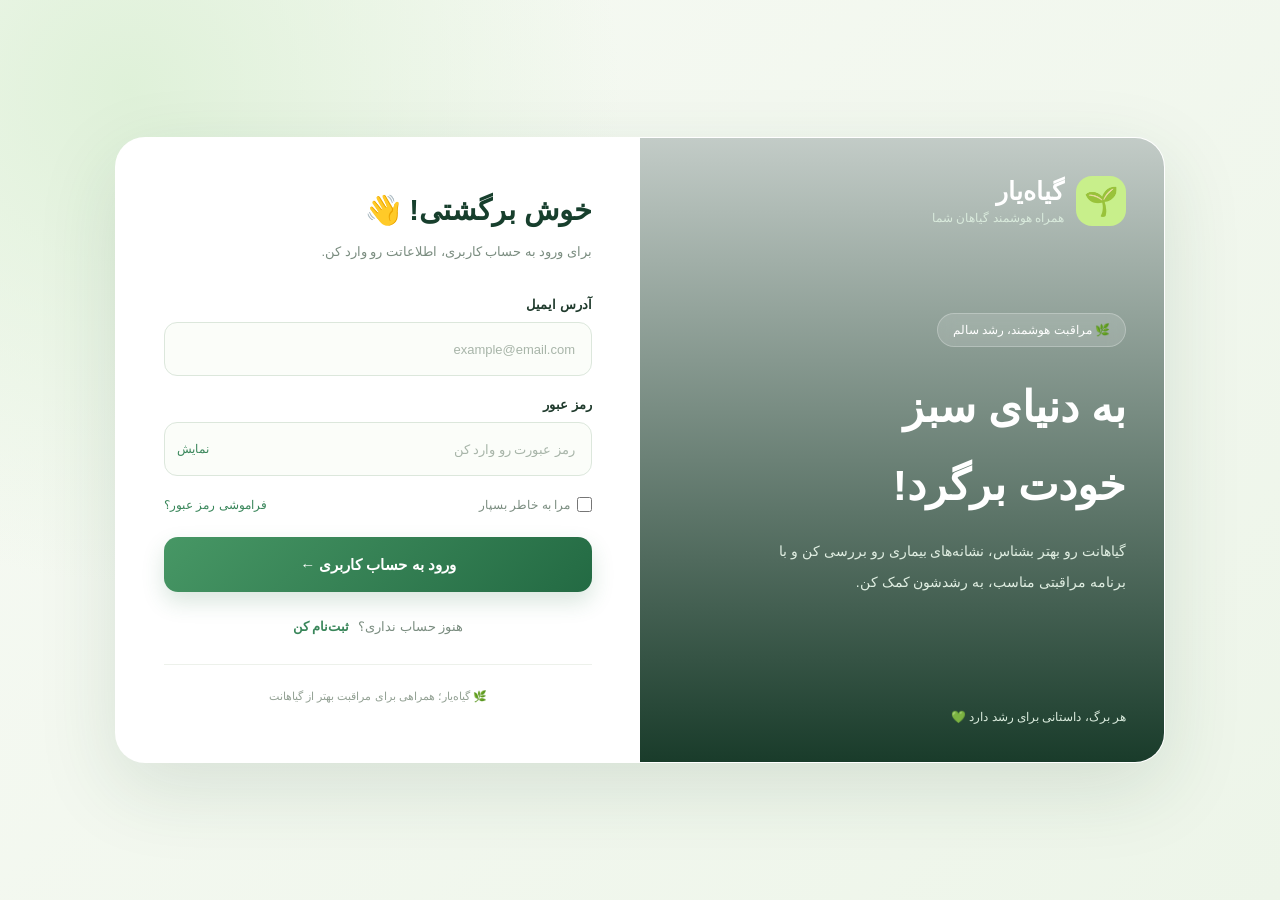
<file: account.html>
<!DOCTYPE html>
<html lang="fa" dir="rtl">
<head>
    <meta charset="UTF-8">
    <meta name="viewport" content="width=device-width, initial-scale=1.0">
    <title>ورود به گیاه‌یار</title>

    <style>
        /* تنظیمات اصلی صفحه */
        * {
            box-sizing: border-box;
            margin: 0;
            padding: 0;
        }

        :root {
            --green-dark: #173f2d;
            --green-main: #39865a;
            --green-light: #eaf5e9;
            --lime: #c8ef8b;
            --text-dark: #203b2d;
            --text-muted: #7b8d80;
            --white: #ffffff;
        }

        body {
            min-height: 100vh;
            font-family: Tahoma, Arial, sans-serif;
            background:
                radial-gradient(circle at 10% 10%, #dff1d9, transparent 35%),
                linear-gradient(135deg, #f7faf4, #edf5e9);
            color: var(--text-dark);
            display: flex;
            align-items: center;
            justify-content: center;
            padding: 25px;
        }

        /* قاب اصلی صفحه ورود */
        .login-wrapper {
            width: 100%;
            max-width: 1050px;
            min-height: 620px;
            display: grid;
            grid-template-columns: 1fr 1fr;
            background: var(--white);
            border-radius: 30px;
            overflow: hidden;
            box-shadow: 0 25px 80px rgba(31, 78, 48, 0.13);
            border: 1px solid rgba(255, 255, 255, 0.9);
        }

        /* بخش تصویری سمت صفحه */
        .visual-panel {
            position: relative;
            overflow: hidden;
            display: flex;
            flex-direction: column;
            justify-content: space-between;
            padding: 38px;
            color: white;
            background:
                linear-gradient(180deg, rgba(13, 49, 31, 0.25), rgba(13, 49, 31, 0.95)),
                url("https://images.unsplash.com/photo-1416879595882-3373a0480b5b?auto=format&fit=crop&w=1200&q=85");
            background-size: cover;
            background-position: center;
        }

        .brand {
            display: flex;
            align-items: center;
            gap: 12px;
            position: relative;
            z-index: 1;
        }

        .brand-icon {
            width: 50px;
            height: 50px;
            border-radius: 16px;
            background: var(--lime);
            color: var(--green-dark);
            display: flex;
            align-items: center;
            justify-content: center;
            font-size: 28px;
        }

        .brand-name {
            font-size: 25px;
            font-weight: bold;
        }

        .brand-caption {
            margin-top: 5px;
            font-size: 12px;
            color: #d9eadc;
        }

        .visual-content {
            position: relative;
            z-index: 1;
            margin-bottom: 25px;
        }

        .welcome-label {
            display: inline-block;
            background: rgba(255, 255, 255, 0.15);
            border: 1px solid rgba(255, 255, 255, 0.25);
            padding: 9px 15px;
            border-radius: 30px;
            font-size: 12px;
            margin-bottom: 22px;
            backdrop-filter: blur(8px);
        }

        .visual-content h1 {
            font-size: clamp(30px, 3.5vw, 43px);
            line-height: 1.8;
            margin-bottom: 12px;
        }

        .visual-content p {
            font-size: 14px;
            line-height: 2.2;
            color: #e0eee2;
            max-width: 360px;
        }

        .visual-footer {
            position: relative;
            z-index: 1;
            font-size: 12px;
            color: #d9eadc;
        }

        /* بخش فرم ورود */
        .form-panel {
            padding: 55px 48px;
            display: flex;
            flex-direction: column;
            justify-content: center;
        }

        .mobile-brand {
            display: none;
        }

        .form-heading {
            margin-bottom: 32px;
        }
        .form-heading h2 {
            font-size: 29px;
            margin-bottom: 12px;
            color: var(--green-dark);
        }

        .form-heading p {
            color: var(--text-muted);
            font-size: 13px;
            line-height: 2;
        }

        /* ورودی‌های فرم */
        .input-group {
            margin-bottom: 21px;
        }

        .input-group label {
            display: block;
            font-size: 13px;
            font-weight: bold;
            margin-bottom: 10px;
        }

        .input-box {
            position: relative;
        }

        .input-box input {
            width: 100%;
            height: 54px;
            padding: 0 16px;
            border: 1px solid #dce7dc;
            border-radius: 13px;
            background: #fbfdf9;
            color: var(--text-dark);
            outline: none;
            font-family: inherit;
            font-size: 13px;
            transition: 0.25s;
        }

        .input-box input:focus {
            border-color: var(--green-main);
            background: white;
            box-shadow: 0 0 0 4px rgba(57, 134, 90, 0.09);
        }

        .input-box input::placeholder {
            color: #a8b5a9;
        }

        .password-input {
            padding-left: 75px !important;
        }

        .toggle-password {
            position: absolute;
            left: 13px;
            top: 50%;
            transform: translateY(-50%);
            border: none;
            background: transparent;
            color: var(--green-main);
            font-family: inherit;
            font-size: 12px;
            cursor: pointer;
        }

        /* گزینه‌های زیر فرم */
        .form-options {
            display: flex;
            align-items: center;
            justify-content: space-between;
            gap: 10px;
            margin: 3px 0 25px;
            font-size: 12px;
        }

        .remember-option {
            display: flex;
            align-items: center;
            gap: 7px;
            color: var(--text-muted);
            cursor: pointer;
        }

        .remember-option input {
            accent-color: var(--green-main);
            width: 15px;
            height: 15px;
        }

        a {
            text-decoration: none;
            color: var(--green-main);
        }

        a:hover {
            color: var(--green-dark);
        }

        /* دکمه ورود */
        .login-button {
            width: 100%;
            height: 55px;
            border: none;
            border-radius: 14px;
            background: linear-gradient(135deg, #479765, #236a43);
            color: white;
            font-family: inherit;
            font-size: 15px;
            font-weight: bold;
            cursor: pointer;
            box-shadow: 0 10px 22px rgba(43, 119, 72, 0.18);
            transition: 0.25s;
        }

        .login-button:hover {
            transform: translateY(-2px);
            box-shadow: 0 14px 27px rgba(43, 119, 72, 0.25);
        }

        .login-button:active {
            transform: scale(0.99);
        }

        /* پیام نتیجه فرم */
        .form-message {
            display: none;
            margin-top: 15px;
            padding: 12px;
            border-radius: 10px;
            font-size: 12px;
            line-height: 2;
        }

        .form-message.show {
            display: block;
        }

        .form-message.info {
            color: #285e3c;
            background: #edf7ed;
        }

        .form-message.error {
            color: #a52e2e;
            background: #fff0ef;
        }

        .register-text {
            margin-top: 27px;
            text-align: center;
            font-size: 13px;
            color: var(--text-muted);
        }

        .register-text a {
            font-weight: bold;
            margin-right: 5px;
        }
        .security-note {
            margin-top: 30px;
            padding-top: 20px;
            border-top: 1px solid #edf1eb;
            text-align: center;
            color: #93a194;
            font-size: 11px;
            line-height: 2;
        }

        /* سازگاری با موبایل */
        @media (max-width: 760px) {
            body {
                padding: 15px;
                align-items: flex-start;
            }

            .login-wrapper {
                grid-template-columns: 1fr;
                max-width: 460px;
                min-height: auto;
                border-radius: 24px;
                margin: auto;
            }

            .visual-panel {
                display: none;
            }

            .form-panel {
                padding: 32px 23px;
            }

            .mobile-brand {
                display: flex;
                align-items: center;
                gap: 11px;
                margin-bottom: 35px;
            }

            .mobile-brand .brand-name {
                font-size: 22px;
                color: var(--green-dark);
            }

            .mobile-brand .brand-caption {
                color: var(--text-muted);
            }

            .form-heading h2 {
                font-size: 25px;
            }

            .form-heading {
                margin-bottom: 25px;
            }
        }

        @media (max-width: 360px) {
            .form-panel {
                padding: 25px 17px;
            }

            .form-options {
                font-size: 11px;
            }
        }
    </style>
</head>

<body>

    <main class="login-wrapper">

        <!-- بخش تصویری و معرفی گیاه‌یار -->
        <section class="visual-panel">

            <div class="brand">
                <div class="brand-icon">🌱</div>

                <div>
                    <div class="brand-name">گیاه‌یار</div>
                    <div class="brand-caption">همراه هوشمند گیاهان شما</div>
                </div>
            </div>

            <div class="visual-content">
                <div class="welcome-label">
                    🌿 مراقبت هوشمند، رشد سالم
                </div>

                <h1>
                    به دنیای سبز
                    <br>
                    خودت برگرد!
                </h1>

                <p>
                    گیاهانت رو بهتر بشناس، نشانه‌های بیماری رو بررسی کن
                    و با برنامه مراقبتی مناسب، به رشدشون کمک کن.
                </p>
            </div>

            <div class="visual-footer">
                هر برگ، داستانی برای رشد دارد 💚
            </div>

        </section>

        <!-- بخش اصلی فرم ورود -->
        <section class="form-panel">

            <!-- لوگوی مخصوص نمایش موبایل -->
            <div class="mobile-brand">
                <div class="brand-icon">🌱</div>

                <div>
                    <div class="brand-name">گیاه‌یار</div>
                    <div class="brand-caption">همراه هوشمند گیاهان شما</div>
                </div>
            </div>

            <div class="form-heading">
                <h2>خوش برگشتی! 👋</h2>
                <p>
                    برای ورود به حساب کاربری، اطلاعاتت رو وارد کن.
                </p>
            </div>

            <form id="loginForm">

                <!-- فیلد ایمیل -->
                <div class="input-group">
                    <label for="email">آدرس ایمیل</label>

                    <div class="input-box">
                        <input
                            type="email"
                            id="email"
                            name="email"
                            placeholder="example@email.com"
                            autocomplete="email"
                            required
                        >
                    </div>
                </div>

                <!-- فیلد رمز عبور -->
                <div class="input-group">
                    <label for="password">رمز عبور</label>
                    <div class="input-box">
                        <input
                            type="password"
                            id="password"
                            name="password"
                            class="password-input"
                            placeholder="رمز عبورت رو وارد کن"
                            autocomplete="current-password"
                            minlength="8"
                            required
                        >

                        <button
                            type="button"
                            class="toggle-password"
                            id="togglePassword"
                            aria-label="نمایش رمز عبور"
                        >
                            نمایش
                        </button>
                    </div>
                </div>

                <!-- تنظیمات اختیاری ورود -->
                <div class="form-options">

                    <label class="remember-option">
                        <input
                            type="checkbox"
                            id="rememberMe"
                            name="rememberMe"
                        >
                        مرا به خاطر بسپار
                    </label>

                    <a href="forgot-password.html">
                        فراموشی رمز عبور؟
                    </a>

                </div>

                <!-- دکمه ارسال فرم -->
                <button type="submit" class="login-button">
                    ورود به حساب کاربری ←
                </button>

                <!-- نمایش پیام فرم -->
                <div
                    class="form-message"
                    id="formMessage"
                    role="status"
                    aria-live="polite"
                ></div>

            </form>

            <!-- مسیر ثبت نام -->
            <div class="register-text">
                هنوز حساب نداری؟
                <a href="register.html">ثبت‌نام کن</a>
            </div>

            <div class="security-note">
                🌿 گیاه‌یار؛ همراهی برای مراقبت بهتر از گیاهانت
            </div>

        </section>

    </main>

    <script>
        // انتخاب عناصر موردنیاز صفحه
        const passwordInput = document.getElementById("password");
        const togglePassword = document.getElementById("togglePassword");
        const loginForm = document.getElementById("loginForm");
        const formMessage = document.getElementById("formMessage");

        // نمایش یا مخفی کردن رمز عبور
        togglePassword.addEventListener("click", function () {
            if (passwordInput.type === "password") {
                passwordInput.type = "text";
                togglePassword.textContent = "مخفی کردن";
                togglePassword.setAttribute("aria-label", "مخفی کردن رمز عبور");
            } else {
                passwordInput.type = "password";
                togglePassword.textContent = "نمایش";
                togglePassword.setAttribute("aria-label", "نمایش رمز عبور");
            }
        });

        // بررسی اولیه فرم در نسخه ظاهری
        loginForm.addEventListener("submit", function (event) {
            event.preventDefault();

            formMessage.className = "form-message show info";

            formMessage.textContent =
                "ظاهر فرم آماده است؛ برای ورود واقعی باید سیستم احراز هویت و دیتابیس به سایت وصل شود.";
        });
    </script>

</body>
</html>
</file>
